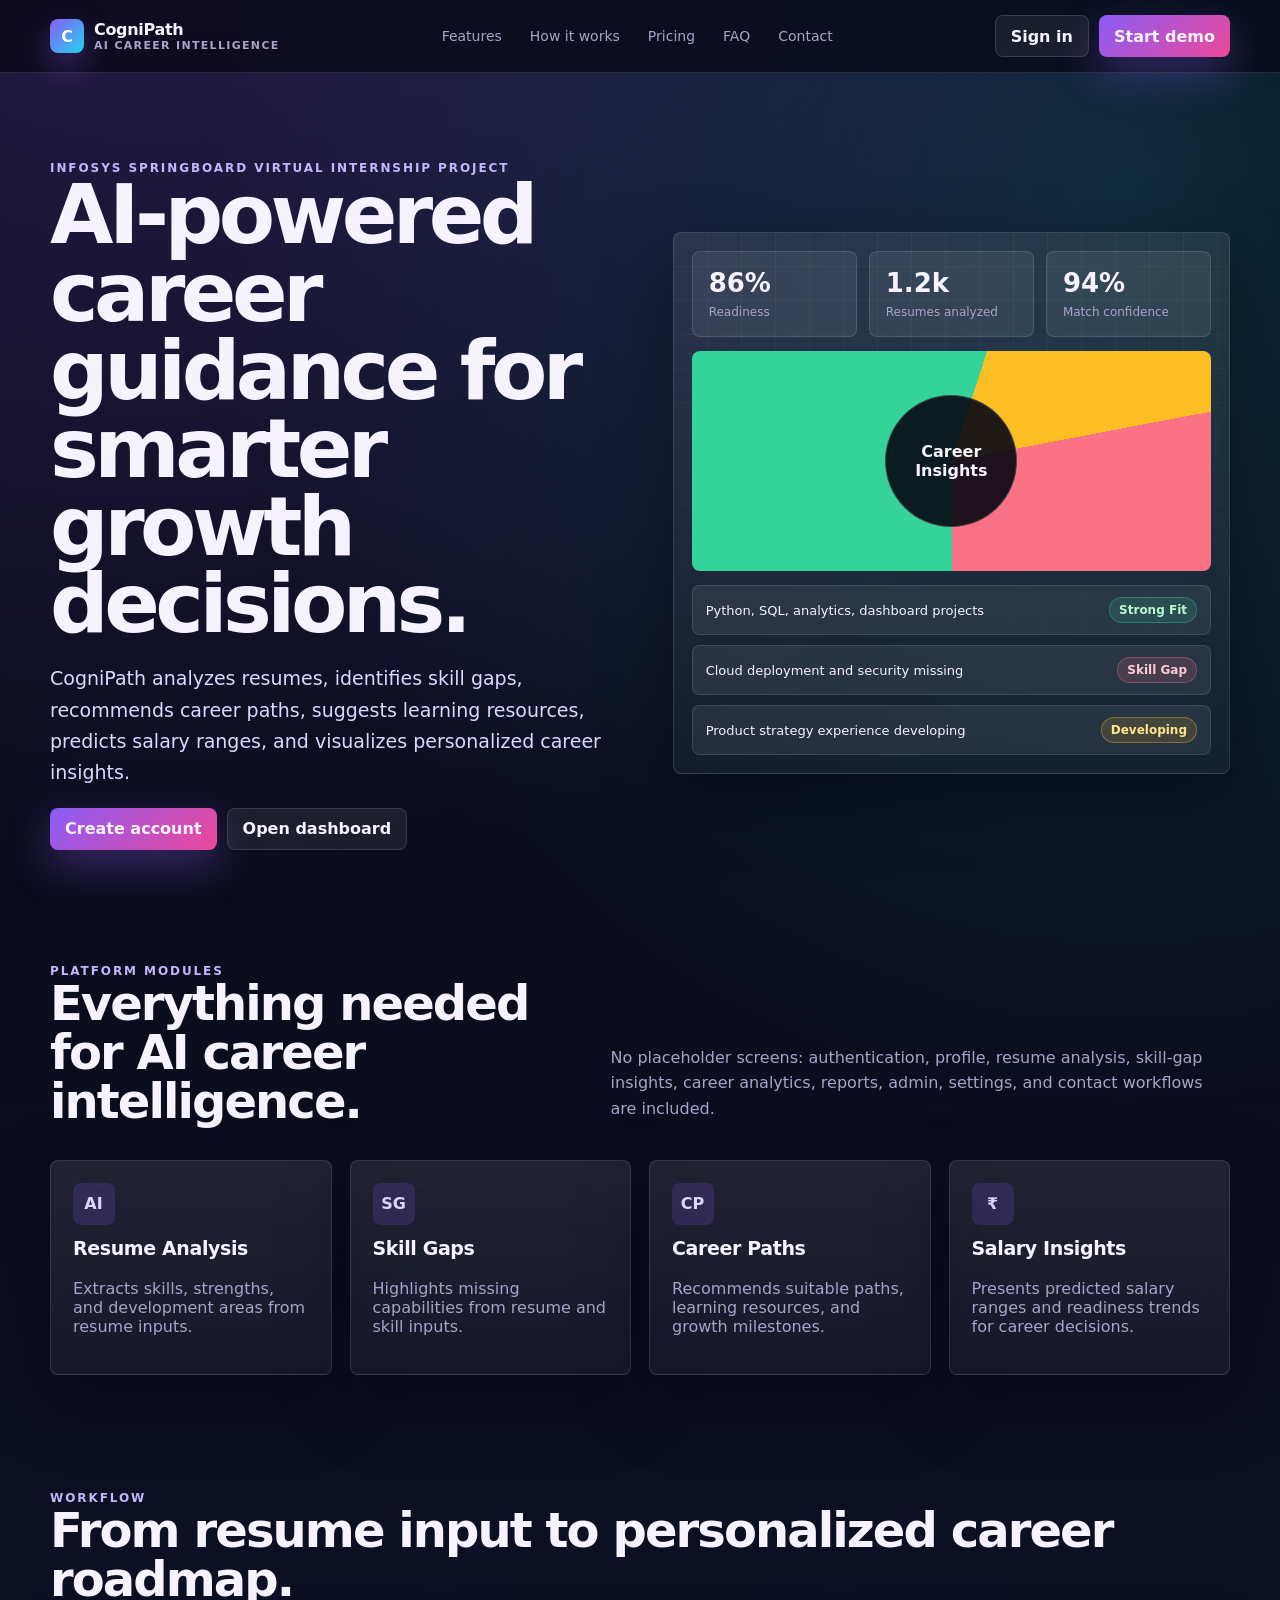
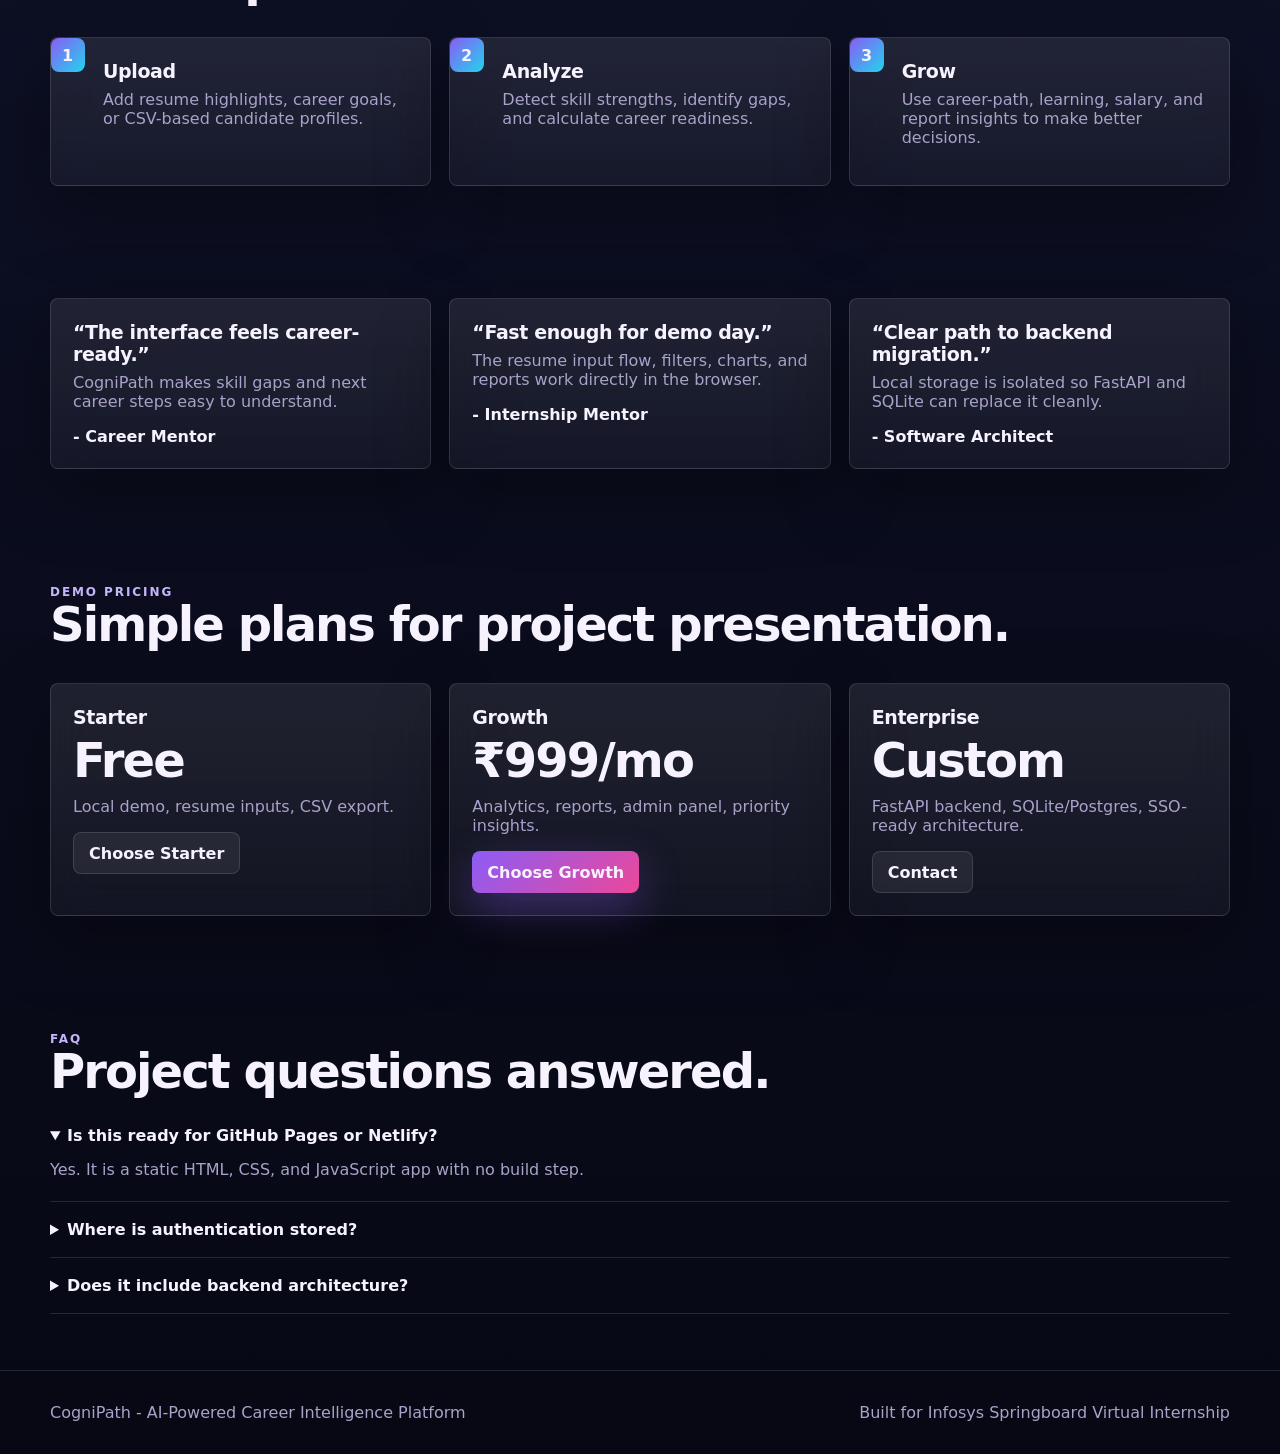
<file: index.html>
<!DOCTYPE html>
<html lang="en">
<head>
  <meta charset="UTF-8">
  <meta name="viewport" content="width=device-width, initial-scale=1.0">
  <title>CogniPath - AI-Powered Career Intelligence Platform</title>
  <link rel="stylesheet" href="css/style.css">
</head>
<body>
  <header class="site-header">
    <div class="shell nav">
      <a class="brand" href="index.html"><span class="brand-mark">C</span><span>CogniPath<small>AI Career Intelligence</small></span></a>
      <nav class="nav-links">
        <a href="#features">Features</a><a href="#how">How it works</a><a href="#pricing">Pricing</a><a href="#faq">FAQ</a><a href="contact.html">Contact</a>
      </nav>
      <div class="nav-actions"><a class="btn" href="login.html">Sign in</a><a class="btn primary" href="register.html">Start demo</a></div>
    </div>
  </header>

  <main>
    <section class="hero">
      <div class="shell hero-grid">
        <div>
          <span class="eyebrow">Infosys Springboard Virtual Internship Project</span>
          <h1>AI-powered career guidance for smarter growth decisions.</h1>
          <p class="lead">CogniPath analyzes resumes, identifies skill gaps, recommends career paths, suggests learning resources, predicts salary ranges, and visualizes personalized career insights.</p>
          <div class="nav-actions"><a class="btn primary" href="register.html">Create account</a><a class="btn" href="dashboard.html">Open dashboard</a></div>
        </div>
        <div class="hero-panel glass">
          <div class="mini-dashboard">
            <div class="metric-row">
              <div class="metric"><b>86%</b><span>Readiness</span></div>
              <div class="metric"><b>1.2k</b><span>Resumes analyzed</span></div>
              <div class="metric"><b>94%</b><span>Match confidence</span></div>
            </div>
            <div class="sentiment-orb"><div>Career<br>Insights</div></div>
            <div class="review-stream">
              <div class="review-chip"><span>Python, SQL, analytics, dashboard projects</span><span class="badge positive">Strong Fit</span></div>
              <div class="review-chip"><span>Cloud deployment and security missing</span><span class="badge negative">Skill Gap</span></div>
              <div class="review-chip"><span>Product strategy experience developing</span><span class="badge neutral">Developing</span></div>
            </div>
          </div>
        </div>
      </div>
    </section>

    <section class="section" id="features">
      <div class="shell">
        <div class="section-head"><div><span class="eyebrow">Platform Modules</span><h2>Everything needed for AI career intelligence.</h2></div><p>No placeholder screens: authentication, profile, resume analysis, skill-gap insights, career analytics, reports, admin, settings, and contact workflows are included.</p></div>
        <div class="grid four">
          <article class="glass card feature"><div class="symbol">AI</div><h3>Resume Analysis</h3><p class="muted">Extracts skills, strengths, and development areas from resume inputs.</p></article>
          <article class="glass card feature"><div class="symbol">SG</div><h3>Skill Gaps</h3><p class="muted">Highlights missing capabilities from resume and skill inputs.</p></article>
          <article class="glass card feature"><div class="symbol">CP</div><h3>Career Paths</h3><p class="muted">Recommends suitable paths, learning resources, and growth milestones.</p></article>
          <article class="glass card feature"><div class="symbol">₹</div><h3>Salary Insights</h3><p class="muted">Presents predicted salary ranges and readiness trends for career decisions.</p></article>
        </div>
      </div>
    </section>

    <section class="section" id="how">
      <div class="shell">
        <div class="section-head"><div><span class="eyebrow">Workflow</span><h2>From resume input to personalized career roadmap.</h2></div></div>
        <div class="grid three steps">
          <div class="glass card step"><h3>Upload</h3><p class="muted">Add resume highlights, career goals, or CSV-based candidate profiles.</p></div>
          <div class="glass card step"><h3>Analyze</h3><p class="muted">Detect skill strengths, identify gaps, and calculate career readiness.</p></div>
          <div class="glass card step"><h3>Grow</h3><p class="muted">Use career-path, learning, salary, and report insights to make better decisions.</p></div>
        </div>
      </div>
    </section>

    <section class="section">
      <div class="shell grid three">
        <article class="glass card"><h3>“The interface feels career-ready.”</h3><p class="muted">CogniPath makes skill gaps and next career steps easy to understand.</p><b>- Career Mentor</b></article>
        <article class="glass card"><h3>“Fast enough for demo day.”</h3><p class="muted">The resume input flow, filters, charts, and reports work directly in the browser.</p><b>- Internship Mentor</b></article>
        <article class="glass card"><h3>“Clear path to backend migration.”</h3><p class="muted">Local storage is isolated so FastAPI and SQLite can replace it cleanly.</p><b>- Software Architect</b></article>
      </div>
    </section>

    <section class="section" id="pricing">
      <div class="shell">
        <div class="section-head"><div><span class="eyebrow">Demo Pricing</span><h2>Simple plans for project presentation.</h2></div></div>
        <div class="grid three">
          <div class="glass card"><h3>Starter</h3><h2>Free</h2><p class="muted">Local demo, resume inputs, CSV export.</p><a class="btn" href="register.html">Choose Starter</a></div>
          <div class="glass card"><h3>Growth</h3><h2>₹999/mo</h2><p class="muted">Analytics, reports, admin panel, priority insights.</p><a class="btn primary" href="register.html">Choose Growth</a></div>
          <div class="glass card"><h3>Enterprise</h3><h2>Custom</h2><p class="muted">FastAPI backend, SQLite/Postgres, SSO-ready architecture.</p><a class="btn" href="contact.html">Contact</a></div>
        </div>
      </div>
    </section>

    <section class="section faq" id="faq">
      <div class="shell">
        <span class="eyebrow">FAQ</span><h2>Project questions answered.</h2>
        <details open><summary>Is this ready for GitHub Pages or Netlify?</summary><p>Yes. It is a static HTML, CSS, and JavaScript app with no build step.</p></details>
        <details><summary>Where is authentication stored?</summary><p>For the frontend demo, users and sessions are stored in localStorage. The code is organized for a future REST API migration.</p></details>
        <details><summary>Does it include backend architecture?</summary><p>The README includes FastAPI, SQLite, and REST API migration guidance for the next phase.</p></details>
      </div>
    </section>
  </main>
  <footer class="footer"><div class="shell"><span>CogniPath - AI-Powered Career Intelligence Platform</span><span>Built for Infosys Springboard Virtual Internship</span></div></footer>
  <script src="js/app.js"></script>
</body>
</html>
</file>
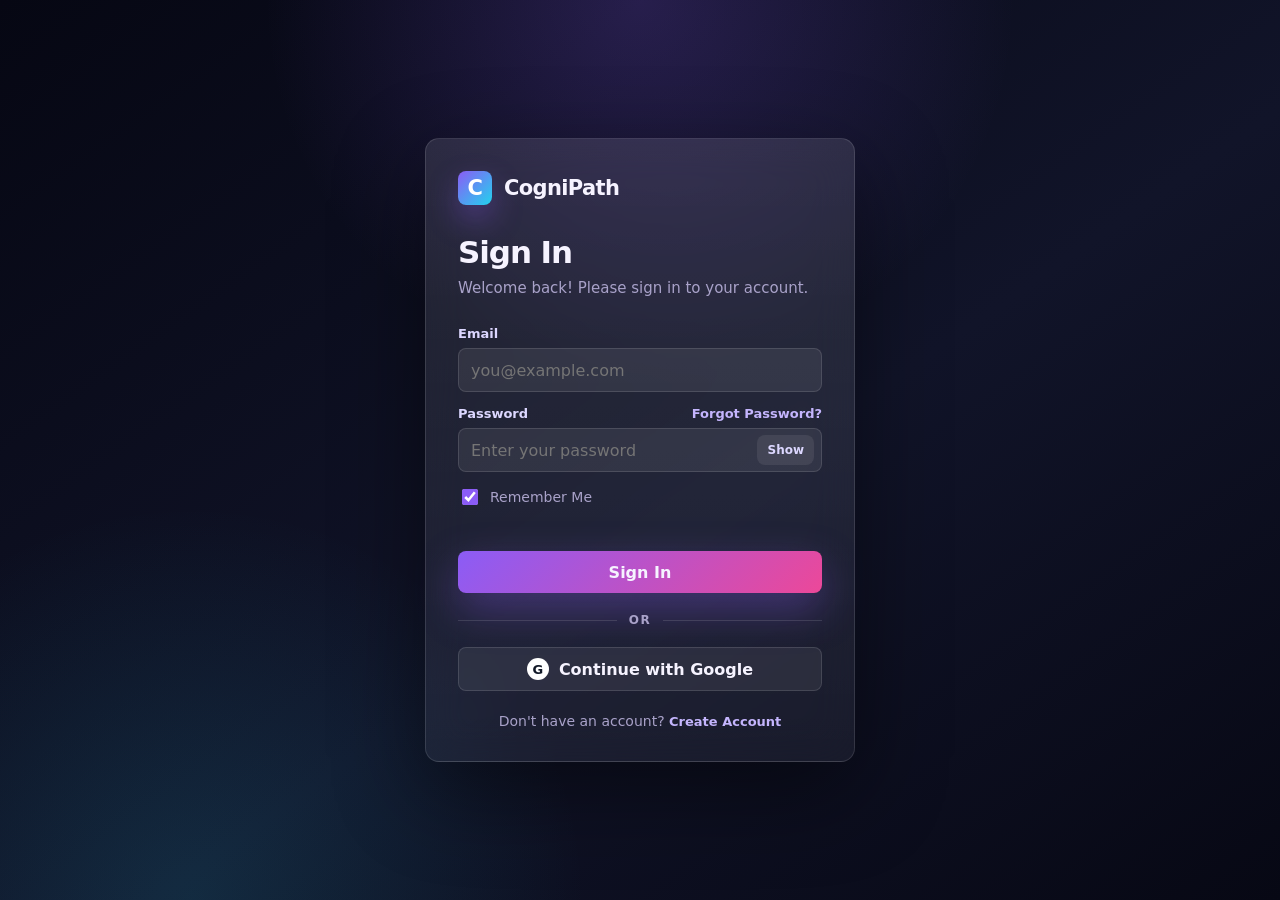
<file: admin.html>
<!DOCTYPE html><html lang="en"><head><meta charset="UTF-8"><meta name="viewport" content="width=device-width, initial-scale=1.0"><title>Admin - CogniPath</title><link rel="stylesheet" href="css/style.css"><link rel="stylesheet" href="css/dashboard.css"></head><body data-admin>
<header class="site-header"><div class="shell nav"><a class="brand" href="dashboard.html"><span class="brand-mark">C</span><span>CogniPath<small data-user-name>User</small></span></a><nav class="nav-links"><a data-nav href="dashboard.html">Dashboard</a><a data-nav href="profile.html">Profile</a><a data-nav href="analytics.html">Analytics</a><a data-nav href="reports.html">Reports</a><a data-nav href="admin.html">Admin</a><a data-nav href="settings.html">Settings</a><a data-nav href="contact.html">Contact</a></nav><button class="btn small" data-logout>Logout</button></div></header>
<div class="app-layout"><aside class="sidebar"><nav class="side-nav"><a data-nav href="admin.html">System Statistics</a><a href="#users">Manage Users</a></nav></aside><main class="main">
<div class="page-title"><div><span class="eyebrow">Admin Panel</span><h1>Manage users and reports</h1></div></div>
<section class="metric-row" data-admin-stats></section>
<section class="section" id="users"><div class="glass card"><h3>Manage Users</h3><div class="table-wrap"><table><thead><tr><th>Name</th><th>Email</th><th>Joined</th><th>Status</th><th>Action</th></tr></thead><tbody data-users-body></tbody></table></div></div></section>
<section class="grid two"><div class="glass card"><h3>View Reports</h3><p class="muted">Generated career report snapshots are stored locally for demo tracking.</p><a class="btn" href="reports.html">Open Reports</a></div><div class="glass card"><h3>System Statistics</h3><p class="muted">Frontend storage, authentication, resume analysis, and report generation are active.</p></div></section>
</main></div><script src="js/app.js"></script><script src="js/admin.js"></script></body></html>
</file>
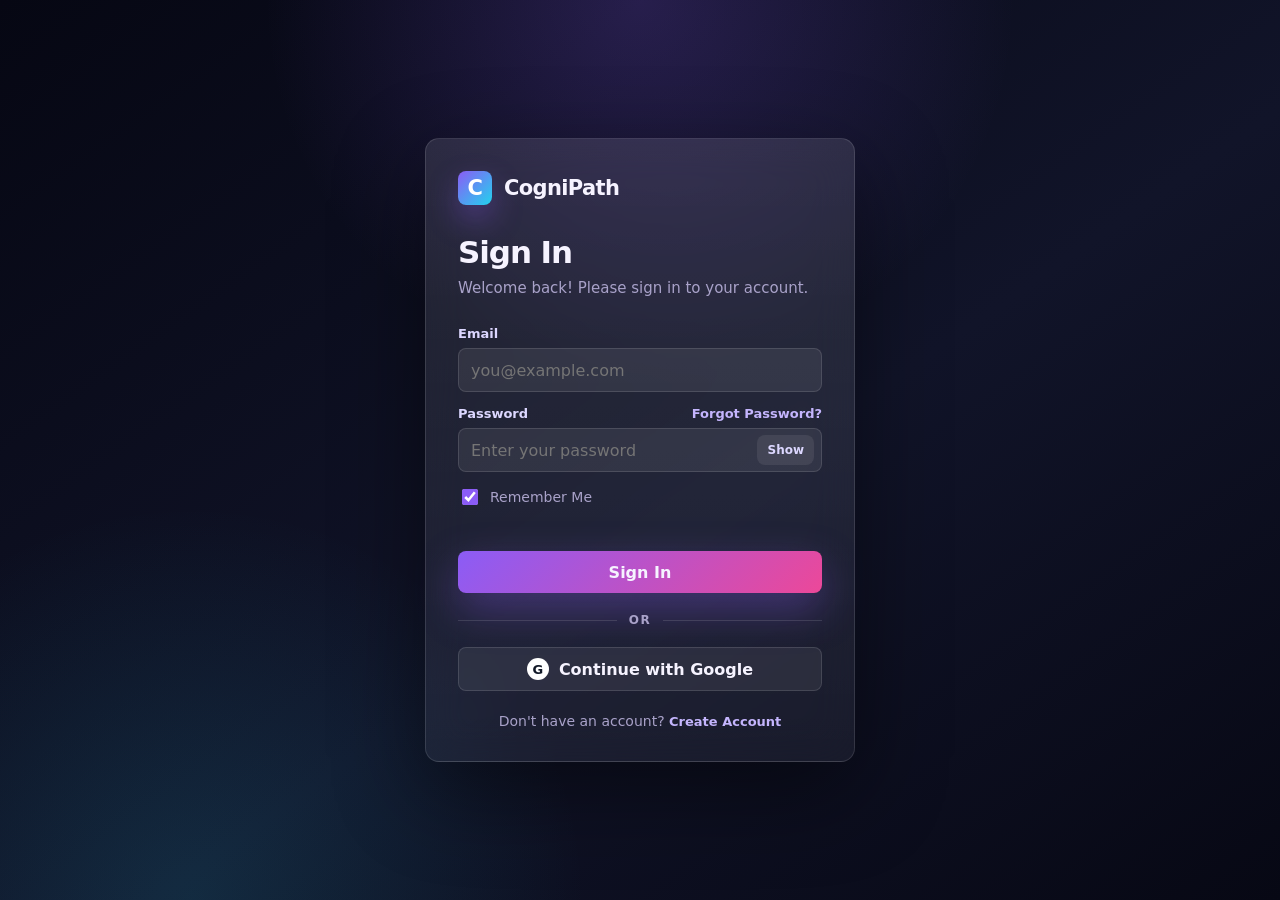
<file: analytics.html>
<!DOCTYPE html><html lang="en"><head><meta charset="UTF-8"><meta name="viewport" content="width=device-width, initial-scale=1.0"><title>Analytics - CogniPath</title><link rel="stylesheet" href="css/style.css"><link rel="stylesheet" href="css/dashboard.css"></head><body data-analytics>
<header class="site-header"><div class="shell nav"><a class="brand" href="dashboard.html"><span class="brand-mark">C</span><span>CogniPath<small data-user-name>User</small></span></a><nav class="nav-links"><a data-nav href="dashboard.html">Dashboard</a><a data-nav href="profile.html">Profile</a><a data-nav href="analytics.html">Analytics</a><a data-nav href="reports.html">Reports</a><a data-nav href="admin.html">Admin</a><a data-nav href="settings.html">Settings</a><a data-nav href="contact.html">Contact</a></nav><button class="btn small" data-logout>Logout</button></div></header>
<div class="app-layout"><aside class="sidebar"><nav class="side-nav"><a data-nav href="analytics.html">Charts</a><a href="#distribution">Distribution</a><a href="#trends">Monthly Trends</a></nav></aside><main class="main">
<div class="page-title"><div><span class="eyebrow">Analytics Dashboard</span><h1>Career trends, distribution, and history</h1></div></div>
<section class="grid three"><div class="glass card"><h3>Career Readiness Distribution</h3><canvas id="analyticsDonut" class="chart"></canvas></div><div class="glass card" id="distribution"><h3>Profile Source Bar Chart</h3><canvas id="sourceBars" class="chart"></canvas></div><div class="glass card" id="trends"><h3>Readiness History</h3><canvas id="trendLine" class="chart"></canvas></div></section>
<section class="section"><div class="glass card"><h3>Trend Analysis</h3><p class="lead" data-analytics-copy></p><p class="muted">The chart layer uses vanilla Canvas so the app remains dependency-free for GitHub Pages and Netlify.</p></div></section>
</main></div><script src="js/app.js"></script><script src="js/analytics.js"></script></body></html>
</file>
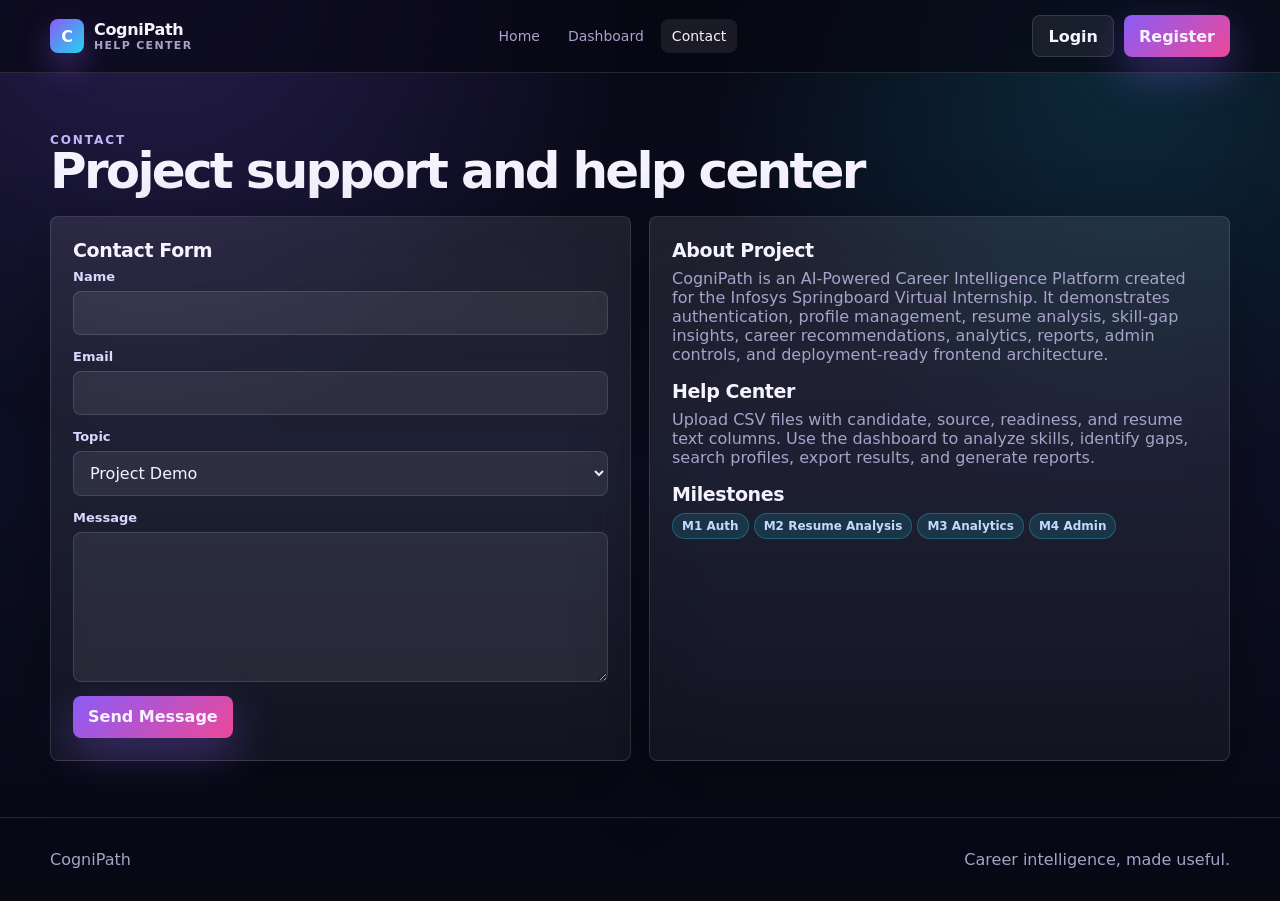
<file: contact.html>
<!DOCTYPE html><html lang="en"><head><meta charset="UTF-8"><meta name="viewport" content="width=device-width, initial-scale=1.0"><title>Contact - CogniPath</title><link rel="stylesheet" href="css/style.css"><link rel="stylesheet" href="css/dashboard.css"></head><body>
<header class="site-header"><div class="shell nav"><a class="brand" href="index.html"><span class="brand-mark">C</span><span>CogniPath<small>Help Center</small></span></a><nav class="nav-links"><a href="index.html">Home</a><a data-nav href="dashboard.html">Dashboard</a><a data-nav href="contact.html">Contact</a></nav><div class="nav-actions"><a class="btn" href="login.html">Login</a><a class="btn primary" href="register.html">Register</a></div></div></header>
<main class="shell section"><div class="page-title"><div><span class="eyebrow">Contact</span><h1>Project support and help center</h1></div></div><section class="grid two"><form class="glass card" onsubmit="event.preventDefault(); RS.toast('Message saved for demo support.'); this.reset();"><h3>Contact Form</h3><div class="field"><label>Name</label><input required></div><div class="field"><label>Email</label><input type="email" required></div><div class="field"><label>Topic</label><select><option>Project Demo</option><option>Backend Migration</option><option>Deployment</option><option>Support</option></select></div><div class="field"><label>Message</label><textarea required></textarea></div><button class="btn primary" type="submit">Send Message</button></form><div class="glass card"><h3>About Project</h3><p class="muted">CogniPath is an AI-Powered Career Intelligence Platform created for the Infosys Springboard Virtual Internship. It demonstrates authentication, profile management, resume analysis, skill-gap insights, career recommendations, analytics, reports, admin controls, and deployment-ready frontend architecture.</p><h3>Help Center</h3><p class="muted">Upload CSV files with candidate, source, readiness, and resume text columns. Use the dashboard to analyze skills, identify gaps, search profiles, export results, and generate reports.</p><h3>Milestones</h3><p><span class="badge info">M1 Auth</span> <span class="badge info">M2 Resume Analysis</span> <span class="badge info">M3 Analytics</span> <span class="badge info">M4 Admin</span></p></div></section></main>
<footer class="footer"><div class="shell"><span>CogniPath</span><span>Career intelligence, made useful.</span></div></footer><script src="js/app.js"></script></body></html>
</file>
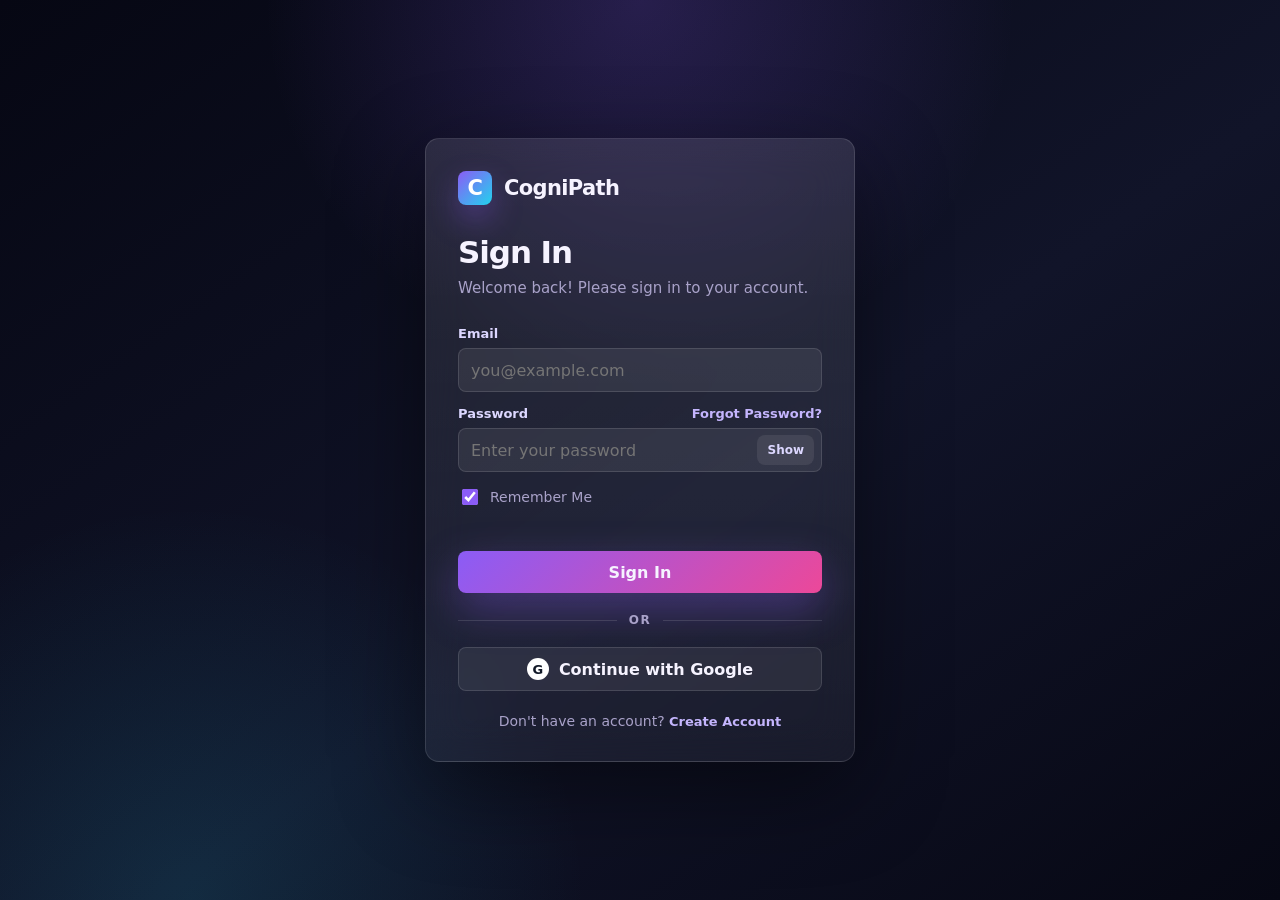
<file: dashboard.html>
<!DOCTYPE html><html lang="en"><head><meta charset="UTF-8"><meta name="viewport" content="width=device-width, initial-scale=1.0"><title>Dashboard - CogniPath</title><link rel="stylesheet" href="css/style.css"><link rel="stylesheet" href="css/dashboard.css"></head><body data-dashboard>
<header class="site-header"><div class="shell nav"><a class="brand" href="dashboard.html"><span class="brand-mark">C</span><span>CogniPath<small data-user-name>User</small></span></a><nav class="nav-links"><a data-nav href="dashboard.html">Dashboard</a><a data-nav href="profile.html">Profile</a><a data-nav href="analytics.html">Analytics</a><a data-nav href="reports.html">Reports</a><a data-nav href="admin.html">Admin</a><a data-nav href="settings.html">Settings</a><a data-nav href="contact.html">Contact</a></nav><button class="btn small" data-logout>Logout</button></div></header>
<div class="app-layout"><aside class="sidebar"><nav class="side-nav"><a data-nav href="dashboard.html">Overview</a><a href="#analysis">Resume Analysis</a><a href="#reviews">Search Profiles</a><a data-nav href="analytics.html">Career Insights</a></nav></aside><main class="main">
<div class="page-title"><div><span class="eyebrow">Main Dashboard</span><h1>Career intelligence command center</h1></div><button class="btn primary" data-export>Export Results</button></div>
<section class="grid four"><div class="glass card kpi"><span class="label">Career Inputs</span><span class="value" data-total>0</span><span class="delta">Live local dataset</span></div><div class="glass card kpi"><span class="label">Strong Fit</span><span class="value" data-positive>0</span><span class="delta">Profile strengths</span></div><div class="glass card kpi"><span class="label">Skill Gaps</span><span class="value" data-negative>0</span><span class="delta">Needs learning plan</span></div><div class="glass card kpi"><span class="label">Readiness</span><span class="value" data-satisfaction>0%</span><span class="delta">AI-derived score</span></div></section>
<section class="section grid two" id="analysis"><div class="glass card"><h3>Upload Resume CSV</h3><p class="muted">CSV format: candidate, source, readiness, resume text.</p><label class="drop-zone"><input data-csv type="file" accept=".csv" hidden><b>Choose CSV file</b><br><span class="hint">Profiles are analyzed immediately after upload.</span></label><br><h3>Paste Resume Highlights</h3><textarea data-paste class="field" placeholder="Paste skills, resume summary, or career goal - one profile per line"></textarea><button class="btn primary" data-analyze>Analyze Career Profile</button></div><div class="glass card"><h3>AI Career Insights</h3><canvas id="sentimentChart" class="chart"></canvas><p data-summary class="muted"></p><h3>Career Recommendations</h3><ul data-recommendations class="activity"></ul></div></section>
<section class="grid two"><div class="glass card"><h3>Top Strength Keywords</h3><div class="keyword-list" data-positive-keywords></div></div><div class="glass card"><h3>Top Skill-Gap Keywords</h3><div class="keyword-list" data-negative-keywords></div></div></section>
<section class="section" id="reviews"><div class="glass card"><div class="section-head"><div><span class="eyebrow">Search Career Inputs</span><h2>Filter, sort, paginate, export.</h2></div></div><div class="toolbar"><input data-search placeholder="Search profiles"><select data-filter><option>All</option><option>Strong Fit</option><option>Developing</option><option>Skill Gap</option></select></div><div class="table-wrap"><table><thead><tr><th data-sort="createdAt">Date</th><th data-sort="customer">Candidate</th><th data-sort="source">Source</th><th data-sort="rating">Readiness</th><th data-sort="sentiment">Fit Signal</th><th data-sort="confidence">Confidence</th><th>Resume / Career Input</th></tr></thead><tbody data-review-body></tbody></table></div><div class="pager"><span data-page-info></span><span><button class="btn small" data-prev>Prev</button> <button class="btn small" data-next>Next</button></span></div></div></section>
</main></div><script src="js/app.js"></script><script src="js/dashboard.js"></script></body></html>
</file>
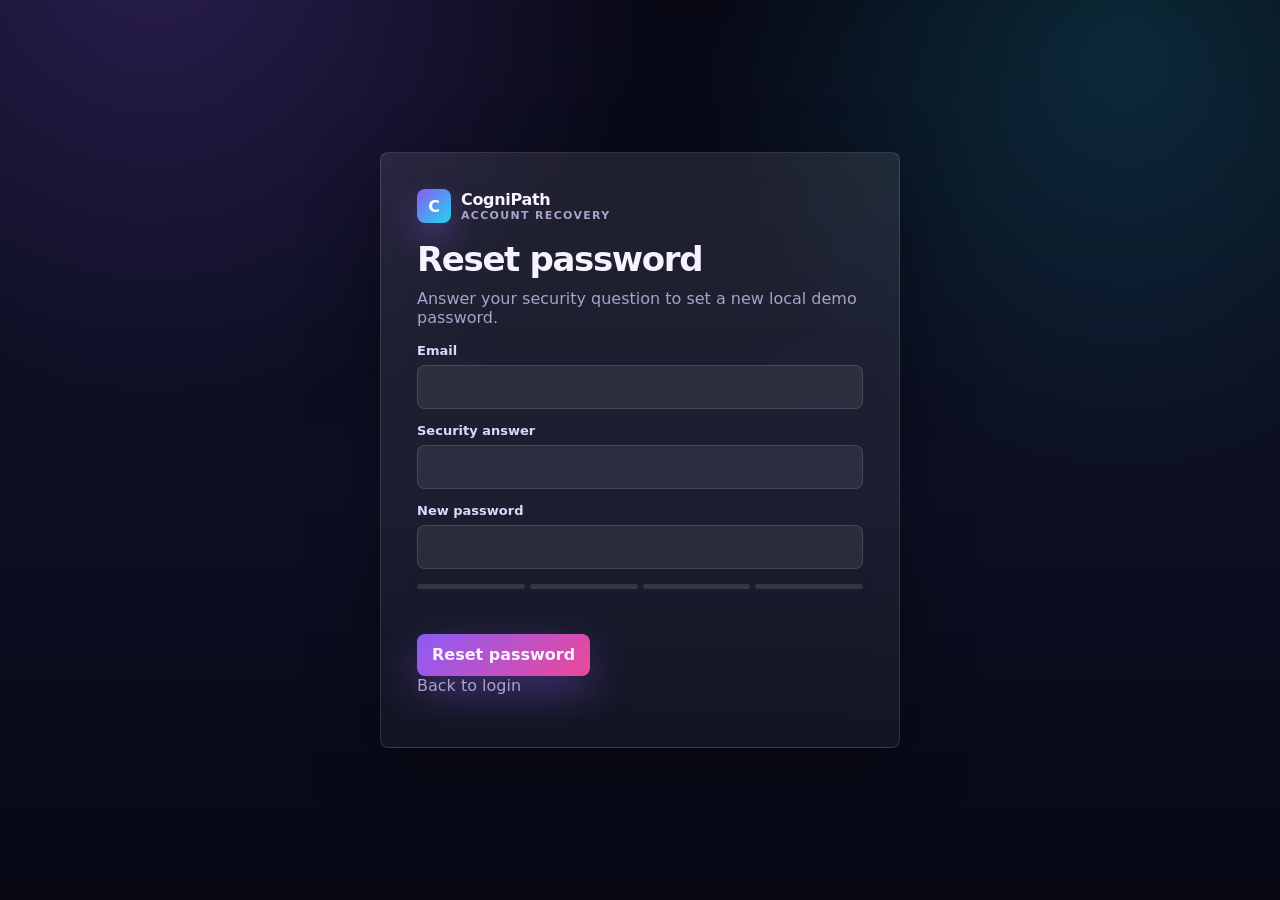
<file: forgot-password.html>
<!DOCTYPE html><html lang="en"><head><meta charset="UTF-8"><meta name="viewport" content="width=device-width, initial-scale=1.0"><title>Forgot Password - CogniPath</title><link rel="stylesheet" href="css/style.css"><link rel="stylesheet" href="css/auth.css"></head><body>
<main class="auth-page"><form class="auth-form glass" style="width:min(520px,100%)" data-forgot-form><a class="brand" href="index.html"><span class="brand-mark">C</span><span>CogniPath<small>Account Recovery</small></span></a><br><br><h2>Reset password</h2><p class="muted">Answer your security question to set a new local demo password.</p><div class="field"><label>Email</label><input name="email" type="email" required></div><div class="field"><label>Security answer</label><input name="answer" required></div><div class="field"><label>New password</label><input data-password name="password" type="password" required><div class="password-meter" data-score="0"><i></i><i></i><i></i><i></i></div></div><p class="error"></p><button class="btn primary" type="submit">Reset password</button><p class="muted"><a href="login.html">Back to login</a></p></form></main>
<script src="js/app.js"></script><script src="js/auth.js"></script></body></html>
</file>
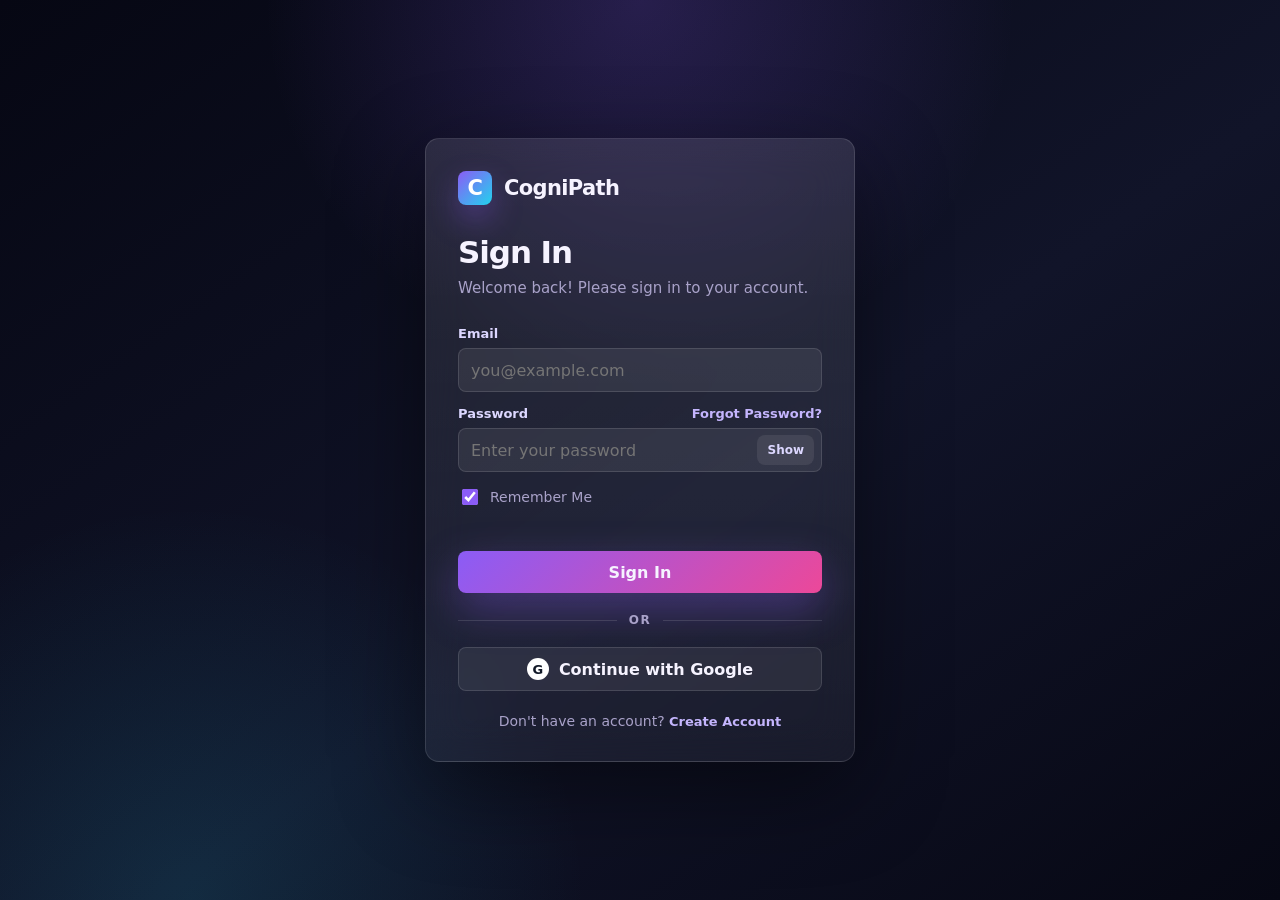
<file: login.html>
<!DOCTYPE html>
<html lang="en">
<head>
  <meta charset="UTF-8">
  <meta name="viewport" content="width=device-width, initial-scale=1.0">
  <title>Login - CogniPath</title>
  <link rel="stylesheet" href="css/style.css">
  <link rel="stylesheet" href="css/auth.css">
</head>
<body>
  <main class="login-screen">
    <form class="login-card glass" data-login-form>
      <a class="login-brand" href="index.html" aria-label="CogniPath home">
        <span class="brand-mark">C</span>
        <span>CogniPath</span>
      </a>

      <div class="login-heading">
        <h1>Sign In</h1>
        <p>Welcome back! Please sign in to your account.</p>
      </div>

      <div class="field">
        <label for="login-email">Email</label>
        <input id="login-email" name="email" type="email" autocomplete="email" required placeholder="you@example.com">
      </div>

      <div class="field">
        <div class="label-row">
          <label for="login-password">Password</label>
          <a href="forgot-password.html">Forgot Password?</a>
        </div>
        <div class="password-field">
          <input id="login-password" name="password" type="password" autocomplete="current-password" required placeholder="Enter your password">
          <button class="password-toggle" type="button" data-toggle-password aria-label="Show password">Show</button>
        </div>
      </div>

      <label class="remember-row">
        <input name="remember" type="checkbox" checked>
        <span>Remember Me</span>
      </label>

      <p class="error" role="alert"></p>

      <button class="btn primary login-submit" type="submit">Sign In</button>

      <div class="auth-divider"><span>OR</span></div>

      <button class="google-btn" type="button" data-google-login>
        <span aria-hidden="true">G</span>
        Continue with Google
      </button>

      <p class="auth-switch">Don't have an account? <a href="register.html">Create Account</a></p>
    </form>
  </main>
  <script src="js/app.js"></script>
  <script src="js/auth.js"></script>
</body>
</html>
</file>
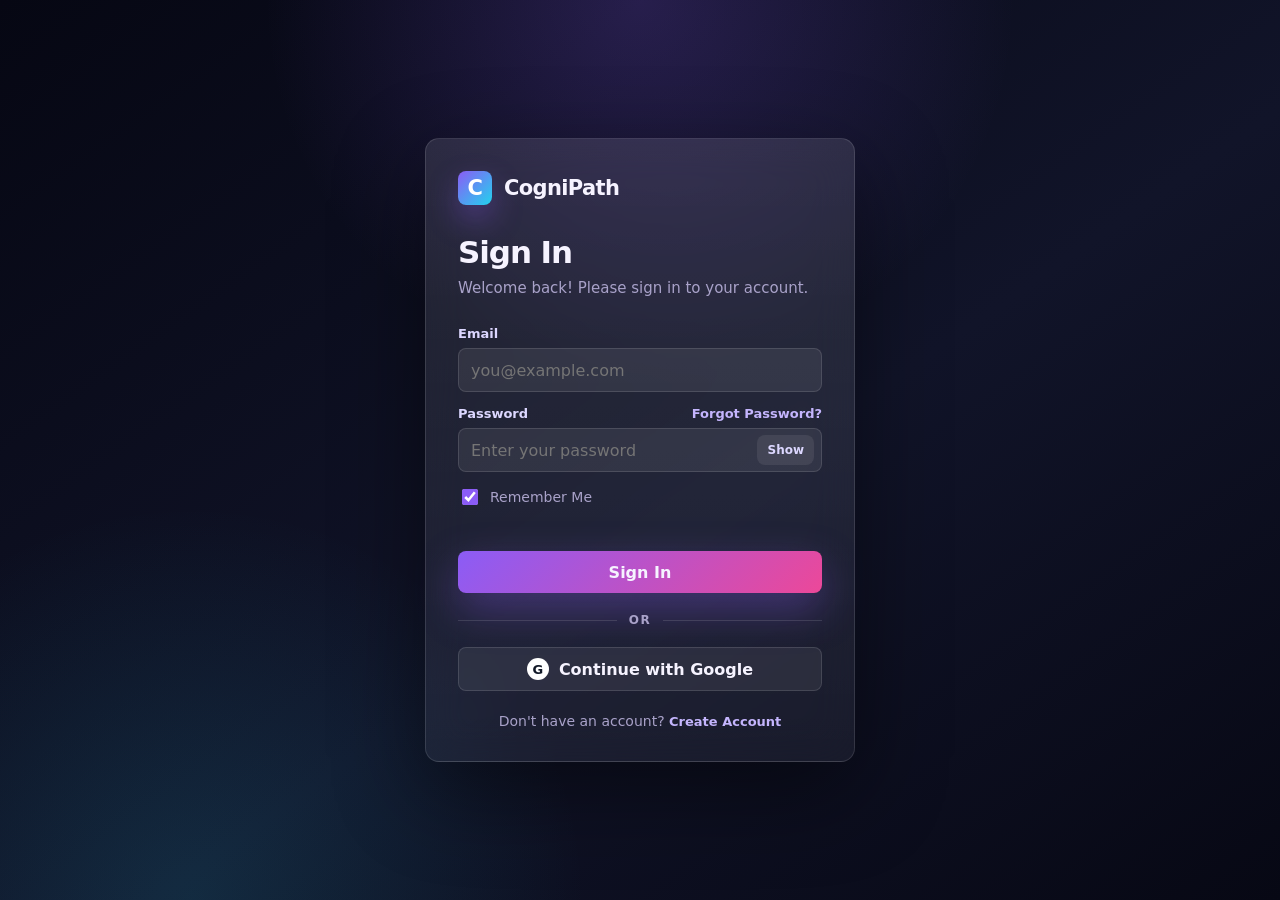
<file: profile.html>
<!DOCTYPE html><html lang="en"><head><meta charset="UTF-8"><meta name="viewport" content="width=device-width, initial-scale=1.0"><title>Profile - CogniPath</title><link rel="stylesheet" href="css/style.css"><link rel="stylesheet" href="css/dashboard.css"></head><body>
<header class="site-header"><div class="shell nav"><a class="brand" href="dashboard.html"><span class="brand-mark">C</span><span>CogniPath<small data-user-name>User</small></span></a><nav class="nav-links"><a data-nav href="dashboard.html">Dashboard</a><a data-nav href="profile.html">Profile</a><a data-nav href="analytics.html">Analytics</a><a data-nav href="reports.html">Reports</a><a data-nav href="admin.html">Admin</a><a data-nav href="settings.html">Settings</a><a data-nav href="contact.html">Contact</a></nav><button class="btn small" data-logout>Logout</button></div></header>
<div class="app-layout"><aside class="sidebar"><nav class="side-nav"><a data-nav href="profile.html">Edit Profile</a><a href="#security">Security</a><a href="#status">Account Status</a></nav></aside><main class="main">
<div class="page-title"><div><span class="eyebrow">User Profile</span><h1>Profile dashboard</h1></div></div>
<section class="grid two"><form class="glass card" data-profile-form><h3>Edit Profile</h3><div class="form-grid"><div class="field"><label>Name</label><input name="name"></div><div class="field"><label>Email</label><input name="email" disabled></div><div class="field"><label>Phone</label><input name="phone"></div><div class="field"><label>Location</label><input name="location"></div></div><div class="field"><label>Career Summary</label><textarea name="bio"></textarea></div><button class="btn primary" type="submit">Save Profile</button></form>
<div class="grid"><div class="glass card" id="status"><h3>Profile Completion</h3><div class="progress"><i data-completion style="width:0"></i></div><p class="muted" data-completion-text></p><h3>Account Status</h3><p><span class="badge positive">Active</span> <span class="badge info">Local Storage Session</span></p></div><form class="glass card" id="security" data-change-password><h3>Change Password</h3><div class="field"><label>Current password</label><input name="current" type="password" required></div><div class="field"><label>New password</label><input name="next" type="password" required></div><button class="btn" type="submit">Update Password</button><p class="hint">Security settings are demo-ready and isolated for backend migration.</p></form></div></section>
</main></div><script src="js/app.js"></script><script src="js/profile.js"></script></body></html>
</file>
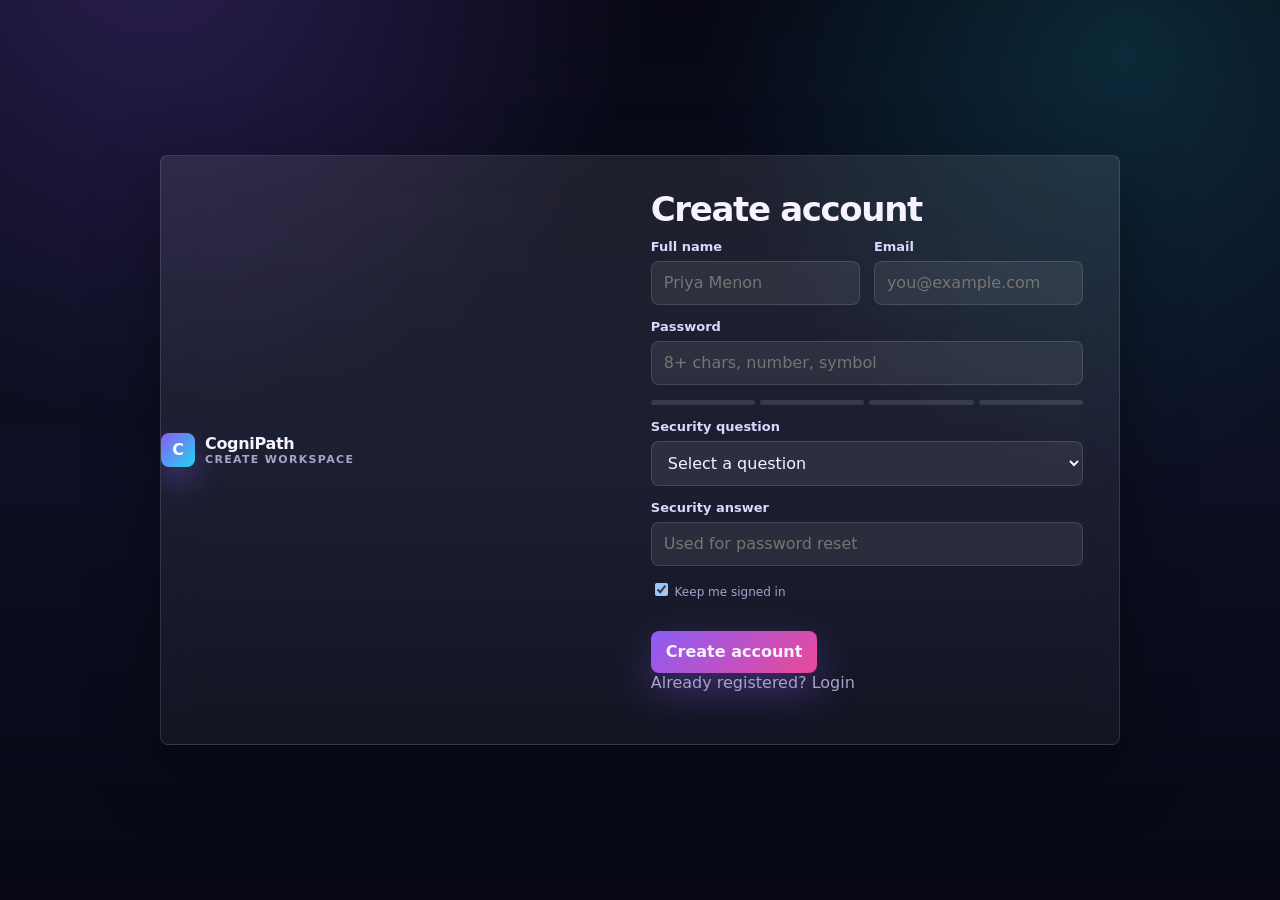
<file: register.html>
<!DOCTYPE html>
<html lang="en">
<head>
    <meta charset="UTF-8">
    <meta name="viewport" content="width=device-width, initial-scale=1.0">
    <title>Register - CogniPath</title>

    <link rel="stylesheet" href="css/style.css">
    <link rel="stylesheet" href="css/auth.css">
</head>
<body>

<main class="auth-page">
    <section class="auth-card glass">

        <a class="brand" href="index.html">
            <span class="brand-mark">C</span>
            <span>
                CogniPath
                <small>Create Workspace</small>
            </span>
        </a>

        <form class="auth-form" data-register-form>

            <h2>Create account</h2>

            <div class="form-grid">
                <div class="field">
                    <label>Full name</label>
                    <input
                        name="name"
                        required
                        placeholder="Priya Menon">
                </div>

                <div class="field">
                    <label>Email</label>
                    <input
                        name="email"
                        type="email"
                        required
                        placeholder="you@example.com">
                </div>
            </div>

            <div class="field">
                <label>Password</label>

                <input
                    data-password
                    name="password"
                    type="password"
                    required
                    placeholder="8+ chars, number, symbol">

                <div class="password-meter" data-score="0">
                    <i></i>
                    <i></i>
                    <i></i>
                    <i></i>
                </div>
            </div>

            <div class="field">
                <label>Security question</label>

                <select name="question" required>
                    <option value="">Select a question</option>
                    <option>What is your favorite project?</option>
                    <option>What city were you born in?</option>
                    <option>What was your first school?</option>
                </select>
            </div>

            <div class="field">
                <label>Security answer</label>
                <input
                    name="answer"
                    required
                    placeholder="Used for password reset">
            </div>

            <label class="hint">
                <input
                    name="remember"
                    type="checkbox"
                    checked>
                Keep me signed in
            </label>

            <p class="error"></p>

            <button class="btn primary" type="submit">
                Create account
            </button>

            <p class="muted">
                Already registered?
                <a href="login.html">Login</a>
            </p>

        </form>

    </section>
</main>

<script src="js/app.js"></script>
<script src="js/auth.js"></script>

</body>
</html>
</file>
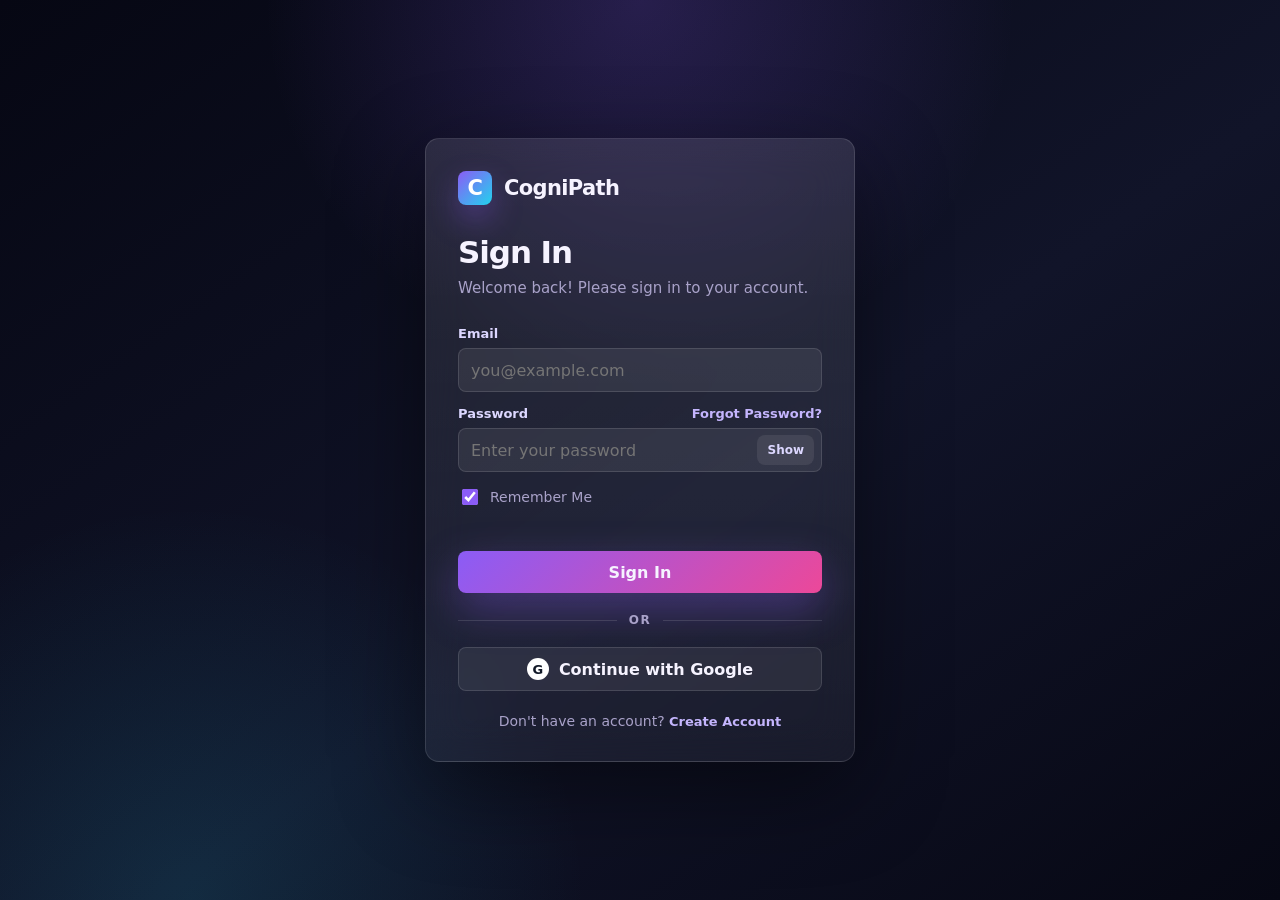
<file: reports.html>
<!DOCTYPE html><html lang="en"><head><meta charset="UTF-8"><meta name="viewport" content="width=device-width, initial-scale=1.0"><title>Reports - CogniPath</title><link rel="stylesheet" href="css/style.css"><link rel="stylesheet" href="css/dashboard.css"></head><body data-reports>
<header class="site-header"><div class="shell nav"><a class="brand" href="dashboard.html"><span class="brand-mark">C</span><span>CogniPath<small data-user-name>User</small></span></a><nav class="nav-links"><a data-nav href="dashboard.html">Dashboard</a><a data-nav href="profile.html">Profile</a><a data-nav href="analytics.html">Analytics</a><a data-nav href="reports.html">Reports</a><a data-nav href="admin.html">Admin</a><a data-nav href="settings.html">Settings</a><a data-nav href="contact.html">Contact</a></nav><button class="btn small no-print" data-logout>Logout</button></div></header>
<div class="app-layout"><aside class="sidebar no-print"><nav class="side-nav"><a data-nav href="reports.html">Generate Report</a><a href="#download">Download</a></nav></aside><main class="main">
<div class="page-title no-print"><div><span class="eyebrow">Reports</span><h1>Career intelligence report</h1></div><div class="nav-actions"><button class="btn" data-generate-report>Generate Report</button><button class="btn" data-download-csv>Download CSV</button><button class="btn primary" data-download-pdf>Download PDF</button></div></div>
<section class="glass card"><span class="eyebrow">Generated <span data-report-date></span></span><h2>AI-Powered Career Intelligence Report</h2><p class="lead" data-report-summary></p><div class="metric-row" data-report-kpis></div><h3>Career Recommendations</h3><ul class="activity" data-report-recs></ul><p class="muted">Use your browser print dialog to save this report as PDF.</p></section>
</main></div><script src="js/app.js"></script><script src="js/reports.js"></script></body></html>
</file>
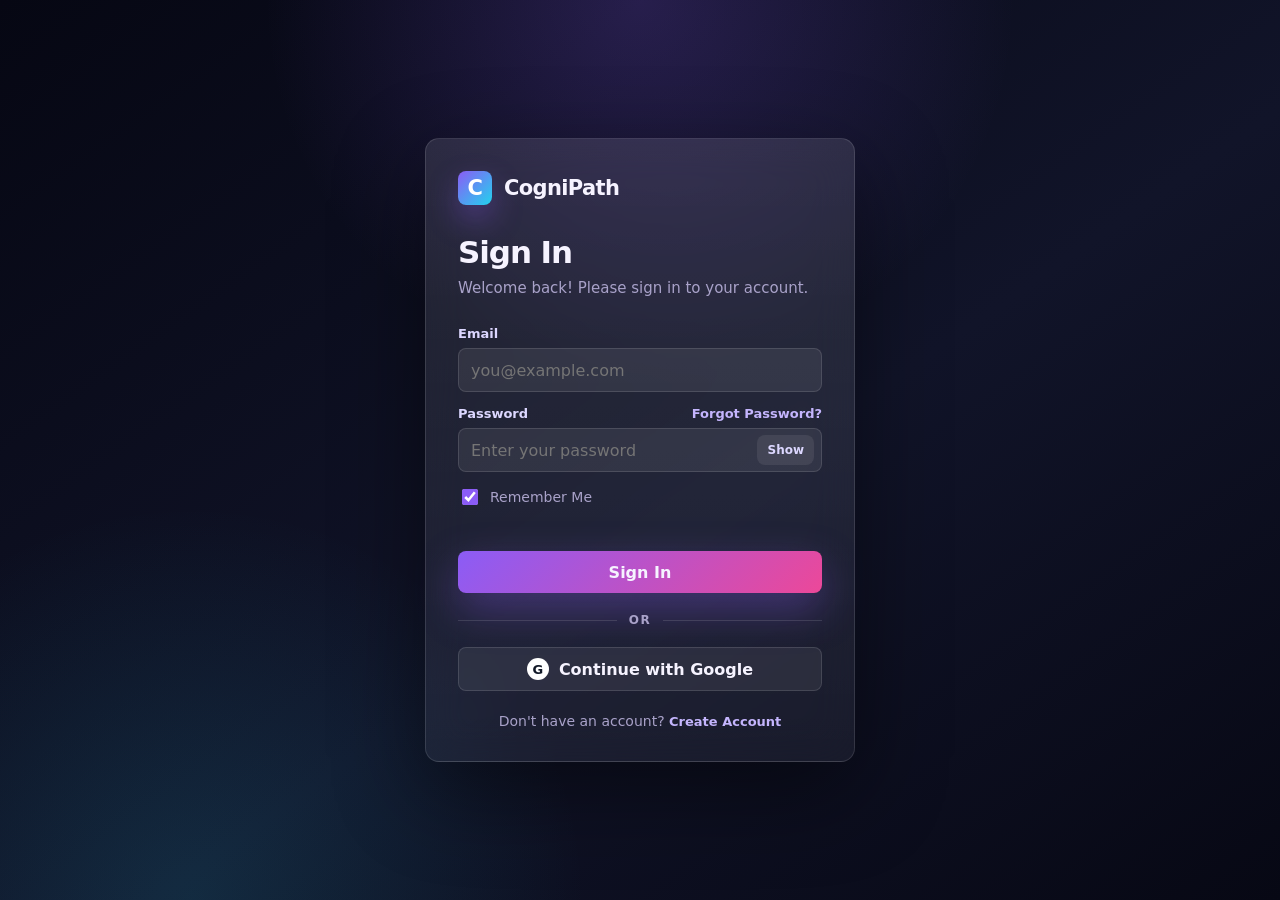
<file: settings.html>
<!DOCTYPE html><html lang="en"><head><meta charset="UTF-8"><meta name="viewport" content="width=device-width, initial-scale=1.0"><title>Settings - CogniPath</title><link rel="stylesheet" href="css/style.css"><link rel="stylesheet" href="css/dashboard.css"></head><body>
<header class="site-header"><div class="shell nav"><a class="brand" href="dashboard.html"><span class="brand-mark">C</span><span>CogniPath<small data-user-name>User</small></span></a><nav class="nav-links"><a data-nav href="dashboard.html">Dashboard</a><a data-nav href="profile.html">Profile</a><a data-nav href="analytics.html">Analytics</a><a data-nav href="reports.html">Reports</a><a data-nav href="admin.html">Admin</a><a data-nav href="settings.html">Settings</a><a data-nav href="contact.html">Contact</a></nav><button class="btn small" data-logout>Logout</button></div></header>
<div class="app-layout"><aside class="sidebar"><nav class="side-nav"><a data-nav href="settings.html">Preferences</a><a href="#security">Security</a><a href="#privacy">Privacy</a></nav></aside><main class="main">
<div class="page-title"><div><span class="eyebrow">Settings</span><h1>Workspace preferences</h1></div></div>
<form class="glass card" data-settings-form><div class="form-grid"><div class="field"><label>Theme</label><select name="theme"><option>Dark</option><option>System</option><option>High Contrast</option></select></div><div class="field"><label>Language</label><select name="language"><option>English</option><option>Hindi</option><option>Spanish</option><option>French</option></select></div><div class="field" id="privacy"><label>Privacy</label><select name="privacy"><option>Standard</option><option>Strict</option><option>Analytics Only</option></select></div><div class="field" id="security"><label>Security</label><input value="Local demo session with password validation" disabled></div></div><p><label><input type="checkbox" name="email"> Email notifications</label></p><p><label><input type="checkbox" name="product"> Product update notifications</label></p><button class="btn primary" type="submit">Save Settings</button></form>
</main></div><script src="js/app.js"></script><script src="js/settings.js"></script></body></html>
</file>
<file: css/style.css>
:root {
  color-scheme: dark;
  --bg: #070814;
  --panel: rgba(19, 22, 43, .72);
  --panel-2: rgba(28, 31, 58, .9);
  --line: rgba(255, 255, 255, .12);
  --text: #f6f3ff;
  --muted: #a9a2c9;
  --soft: #dcd7ff;
  --purple: #8b5cf6;
  --pink: #ec4899;
  --cyan: #22d3ee;
  --green: #34d399;
  --amber: #fbbf24;
  --red: #fb7185;
  --shadow: 0 24px 70px rgba(0, 0, 0, .35);
  --radius: 8px;
  --font: Inter, ui-sans-serif, system-ui, -apple-system, BlinkMacSystemFont, "Segoe UI", sans-serif;
}

* { box-sizing: border-box; }
html { scroll-behavior: smooth; }
body {
  margin: 0;
  min-height: 100vh;
  background:
    radial-gradient(circle at 12% -10%, rgba(139, 92, 246, .28), transparent 34%),
    radial-gradient(circle at 88% 6%, rgba(34, 211, 238, .16), transparent 30%),
    linear-gradient(180deg, #070814, #0d1024 52%, #070814);
  color: var(--text);
  font-family: var(--font);
  -webkit-font-smoothing: antialiased;
}

a { color: inherit; text-decoration: none; }
button, input, select, textarea { font: inherit; }
button { cursor: pointer; }
img { max-width: 100%; display: block; }

.shell { width: min(1180px, calc(100% - 32px)); margin: 0 auto; }
.site-header {
  position: sticky;
  top: 0;
  z-index: 20;
  backdrop-filter: blur(18px);
  background: rgba(7, 8, 20, .72);
  border-bottom: 1px solid var(--line);
}
.nav {
  min-height: 72px;
  display: flex;
  align-items: center;
  justify-content: space-between;
  gap: 18px;
}
.brand { display: inline-flex; align-items: center; gap: 10px; font-weight: 800; letter-spacing: -.02em; }
.brand-mark {
  width: 34px;
  height: 34px;
  border-radius: 8px;
  background: linear-gradient(135deg, var(--purple), var(--cyan));
  display: grid;
  place-items: center;
  color: white;
  box-shadow: 0 14px 30px rgba(139, 92, 246, .35);
}
.brand small { display: block; font-size: 11px; color: var(--muted); font-weight: 600; letter-spacing: .12em; text-transform: uppercase; }
.nav-links { display: flex; align-items: center; gap: 6px; flex-wrap: wrap; }
.nav-links a {
  color: var(--muted);
  padding: 9px 11px;
  border-radius: 8px;
  font-size: 14px;
  transition: .2s ease;
}
.nav-links a:hover, .nav-links a.active { color: var(--text); background: rgba(255, 255, 255, .08); }
.nav-actions { display: flex; align-items: center; gap: 10px; }

.btn {
  border: 1px solid var(--line);
  background: rgba(255, 255, 255, .07);
  color: var(--text);
  border-radius: 8px;
  min-height: 42px;
  padding: 0 15px;
  display: inline-flex;
  align-items: center;
  justify-content: center;
  gap: 8px;
  font-weight: 700;
  transition: transform .18s ease, background .18s ease, border-color .18s ease;
}
.btn:hover { transform: translateY(-1px); background: rgba(255, 255, 255, .11); border-color: rgba(255,255,255,.22); }
.btn.primary { border: 0; background: linear-gradient(135deg, var(--purple), var(--pink)); box-shadow: 0 16px 42px rgba(139, 92, 246, .35); }
.btn.success { border: 0; background: linear-gradient(135deg, #10b981, #22d3ee); }
.btn.danger { border-color: rgba(251, 113, 133, .45); color: #fecdd3; }
.btn.small { min-height: 34px; padding: 0 11px; font-size: 13px; }
.icon-btn { width: 42px; padding: 0; }

.glass {
  background: linear-gradient(180deg, rgba(255,255,255,.09), rgba(255,255,255,.045));
  border: 1px solid var(--line);
  border-radius: var(--radius);
  box-shadow: var(--shadow);
  backdrop-filter: blur(20px);
}
.card { padding: 22px; }
.grid { display: grid; gap: 18px; }
.grid.two { grid-template-columns: repeat(2, minmax(0, 1fr)); }
.grid.three { grid-template-columns: repeat(3, minmax(0, 1fr)); }
.grid.four { grid-template-columns: repeat(4, minmax(0, 1fr)); }

.hero { padding: 84px 0 54px; position: relative; overflow: hidden; }
.hero-grid { display: grid; grid-template-columns: 1fr .95fr; gap: 36px; align-items: center; }
.eyebrow {
  color: #c4b5fd;
  font-size: 12px;
  letter-spacing: .16em;
  text-transform: uppercase;
  font-weight: 800;
}
h1, h2, h3, p { margin-top: 0; }
h1 { font-size: clamp(42px, 7vw, 82px); line-height: .95; letter-spacing: -.055em; margin-bottom: 20px; }
h2 { font-size: clamp(28px, 4vw, 48px); line-height: 1.02; letter-spacing: -.04em; margin-bottom: 12px; }
h3 { font-size: 19px; margin-bottom: 8px; letter-spacing: -.02em; }
.lead { color: var(--soft); font-size: 19px; line-height: 1.65; max-width: 680px; }
.muted { color: var(--muted); }
.section { padding: 56px 0; }
.section-head { display: flex; justify-content: space-between; gap: 20px; align-items: end; margin-bottom: 22px; }
.section-head p { max-width: 640px; color: var(--muted); line-height: 1.6; }

.hero-panel { min-height: 520px; padding: 18px; position: relative; overflow: hidden; }
.hero-panel::before {
  content: "";
  position: absolute;
  inset: -1px;
  background:
    linear-gradient(rgba(255,255,255,.04) 1px, transparent 1px),
    linear-gradient(90deg, rgba(255,255,255,.04) 1px, transparent 1px);
  background-size: 34px 34px;
  mask-image: linear-gradient(to bottom, black, transparent 92%);
}
.mini-dashboard { position: relative; display: grid; gap: 14px; }
.metric-row { display: grid; grid-template-columns: repeat(3, 1fr); gap: 12px; }
.metric { padding: 16px; border-radius: 8px; background: rgba(255,255,255,.07); border: 1px solid var(--line); }
.metric b { display: block; font-size: 26px; margin-bottom: 3px; }
.metric span { color: var(--muted); font-size: 12px; }
.sentiment-orb {
  height: 220px;
  border-radius: 8px;
  background: conic-gradient(from 180deg, var(--green) 0 55%, var(--amber) 55% 72%, var(--red) 72% 100%);
  display: grid;
  place-items: center;
  animation: float 4.5s ease-in-out infinite;
}
.sentiment-orb div {
  width: 132px;
  height: 132px;
  border-radius: 50%;
  background: rgba(7, 8, 20, .9);
  border: 1px solid rgba(255,255,255,.18);
  display: grid;
  place-items: center;
  text-align: center;
  font-weight: 900;
}
@keyframes float { 50% { transform: translateY(-8px); } }
.review-stream { display: grid; gap: 10px; }
.review-chip {
  display: flex;
  align-items: center;
  justify-content: space-between;
  gap: 10px;
  padding: 11px 13px;
  border-radius: 8px;
  background: rgba(255,255,255,.075);
  border: 1px solid var(--line);
  font-size: 13px;
}
.badge { display: inline-flex; align-items: center; border-radius: 999px; padding: 5px 9px; font-size: 12px; font-weight: 800; border: 1px solid var(--line); }
.badge.positive { color: #bbf7d0; background: rgba(52, 211, 153, .14); border-color: rgba(52, 211, 153, .35); }
.badge.negative { color: #fecdd3; background: rgba(251, 113, 133, .14); border-color: rgba(251, 113, 133, .35); }
.badge.neutral { color: #fde68a; background: rgba(251, 191, 36, .13); border-color: rgba(251, 191, 36, .35); }
.badge.info { color: #bfdbfe; background: rgba(34, 211, 238, .12); border-color: rgba(34, 211, 238, .3); }

.feature { min-height: 190px; display: flex; flex-direction: column; gap: 12px; }
.feature .symbol {
  width: 42px;
  height: 42px;
  border-radius: 8px;
  display: grid;
  place-items: center;
  background: rgba(139, 92, 246, .18);
  color: #ddd6fe;
  font-weight: 900;
}
.steps { counter-reset: step; }
.step { position: relative; padding-left: 52px; }
.step::before {
  counter-increment: step;
  content: counter(step);
  position: absolute;
  left: 0;
  top: 0;
  width: 34px;
  height: 34px;
  border-radius: 8px;
  display: grid;
  place-items: center;
  background: linear-gradient(135deg, var(--purple), var(--cyan));
  font-weight: 900;
}

.app-layout { display: grid; grid-template-columns: 250px 1fr; min-height: calc(100vh - 72px); }
.sidebar { border-right: 1px solid var(--line); padding: 18px; background: rgba(7, 8, 20, .42); }
.side-nav { display: grid; gap: 5px; position: sticky; top: 90px; }
.side-nav a { padding: 11px 12px; border-radius: 8px; color: var(--muted); font-weight: 700; font-size: 14px; }
.side-nav a.active, .side-nav a:hover { background: rgba(255,255,255,.08); color: var(--text); }
.main { padding: 28px; min-width: 0; }
.page-title { display: flex; align-items: end; justify-content: space-between; gap: 18px; margin-bottom: 20px; }
.page-title h1 { font-size: clamp(30px, 4vw, 50px); margin: 0; }

.form-grid { display: grid; grid-template-columns: repeat(2, minmax(0, 1fr)); gap: 14px; }
.field { display: grid; gap: 7px; margin-bottom: 14px; }
.field label { color: var(--soft); font-size: 13px; font-weight: 800; }
.field input, .field select, .field textarea {
  width: 100%;
  color: var(--text);
  background: rgba(255,255,255,.075);
  border: 1px solid var(--line);
  border-radius: 8px;
  min-height: 44px;
  padding: 11px 12px;
  outline: none;
}
.field textarea { min-height: 150px; resize: vertical; }
.field input:focus, .field select:focus, .field textarea:focus { border-color: rgba(139, 92, 246, .72); box-shadow: 0 0 0 4px rgba(139, 92, 246, .16); }
.hint { font-size: 12px; color: var(--muted); }
.error { color: #fecdd3; font-size: 13px; min-height: 18px; }
.ok { color: #bbf7d0; }

.table-wrap { overflow: auto; border-radius: 8px; border: 1px solid var(--line); }
table { width: 100%; border-collapse: collapse; min-width: 760px; }
th, td { padding: 13px 14px; text-align: left; border-bottom: 1px solid var(--line); font-size: 14px; vertical-align: top; }
th { color: var(--soft); background: rgba(255,255,255,.055); cursor: pointer; white-space: nowrap; }
tr:hover td { background: rgba(255,255,255,.035); }

.toolbar { display: flex; flex-wrap: wrap; gap: 10px; align-items: center; margin-bottom: 14px; }
.toolbar input, .toolbar select {
  color: var(--text);
  background: rgba(255,255,255,.075);
  border: 1px solid var(--line);
  border-radius: 8px;
  min-height: 40px;
  padding: 0 11px;
}
.pager { display: flex; justify-content: space-between; align-items: center; gap: 12px; margin-top: 14px; color: var(--muted); }
.progress {
  height: 9px;
  border-radius: 999px;
  overflow: hidden;
  background: rgba(255,255,255,.08);
}
.progress i { display: block; height: 100%; background: linear-gradient(90deg, var(--purple), var(--cyan)); }

.chart { width: 100%; height: 300px; }
.toast {
  position: fixed;
  right: 18px;
  bottom: 18px;
  z-index: 50;
  display: grid;
  gap: 10px;
}
.toast div {
  padding: 12px 14px;
  border-radius: 8px;
  background: rgba(18, 22, 44, .94);
  border: 1px solid var(--line);
  box-shadow: var(--shadow);
}
.skeleton {
  position: relative;
  overflow: hidden;
  background: rgba(255,255,255,.08);
  border-radius: 8px;
}
.skeleton::after {
  content: "";
  position: absolute;
  inset: 0;
  transform: translateX(-100%);
  background: linear-gradient(90deg, transparent, rgba(255,255,255,.16), transparent);
  animation: shimmer 1.4s infinite;
}
@keyframes shimmer { to { transform: translateX(100%); } }

.faq details { padding: 18px 0; border-bottom: 1px solid var(--line); }
.faq summary { cursor: pointer; font-weight: 800; }
.faq p { color: var(--muted); line-height: 1.6; margin: 12px 0 0; }
.footer { padding: 32px 0; color: var(--muted); border-top: 1px solid var(--line); }
.footer .shell { display: flex; justify-content: space-between; gap: 18px; flex-wrap: wrap; }

@media (max-width: 980px) {
  .hero-grid, .grid.two, .grid.three, .grid.four, .app-layout { grid-template-columns: 1fr; }
  .sidebar { display: none; }
  .main { padding: 20px 16px; }
  .nav { align-items: flex-start; padding: 14px 0; }
  .nav, .nav-links, .nav-actions { flex-wrap: wrap; }
  .hero { padding-top: 48px; }
  .hero-panel { min-height: auto; }
  .form-grid { grid-template-columns: 1fr; }
}

@media print {
  .site-header, .sidebar, .no-print, .footer { display: none !important; }
  body { background: white; color: #111827; }
  .app-layout { display: block; }
  .glass { box-shadow: none; border: 1px solid #d1d5db; background: white; color: #111827; }
  .muted, .hint { color: #4b5563; }
}
</file>
<file: css/dashboard.css>
.kpi { display: grid; gap: 10px; min-height: 138px; }
.kpi .label { color: var(--muted); font-size: 13px; font-weight: 800; }
.kpi .value { font-size: 34px; font-weight: 900; letter-spacing: -.04em; }
.kpi .delta { color: #bbf7d0; font-size: 13px; }
.quick-actions { display: grid; grid-template-columns: repeat(2, 1fr); gap: 12px; }
.drop-zone {
  border: 1px dashed rgba(255,255,255,.28);
  background: rgba(255,255,255,.05);
  border-radius: 8px;
  padding: 22px;
  text-align: center;
}
.drop-zone.drag { border-color: var(--cyan); background: rgba(34,211,238,.1); }
.keyword-list { display: flex; flex-wrap: wrap; gap: 8px; }
.keyword-list span {
  padding: 8px 10px;
  border-radius: 999px;
  border: 1px solid var(--line);
  background: rgba(255,255,255,.07);
  font-weight: 800;
  font-size: 13px;
}
.activity { display: grid; gap: 12px; }
.activity li { list-style: none; display: flex; gap: 10px; color: var(--muted); }
.activity b { color: var(--text); }
</file>
<file: css/auth.css>
.auth-page {
  min-height: 100vh;
  display: grid;
  place-items: center;
  padding: 32px 16px;
}
.auth-card {
  width: min(960px, 100%);
  display: grid;
  grid-template-columns: .9fr 1fr;
  overflow: hidden;
}
.auth-art {
  padding: 36px;
  background:
    linear-gradient(135deg, rgba(139,92,246,.28), rgba(34,211,238,.1)),
    rgba(255,255,255,.04);
  display: flex;
  flex-direction: column;
  justify-content: space-between;
  min-height: 620px;
}
.auth-art h1 { font-size: 46px; }
.auth-art p { color: var(--soft); line-height: 1.7; }
.auth-form { padding: 36px; }
.auth-form h2 { font-size: 34px; }
.password-meter {
  display: grid;
  grid-template-columns: repeat(4, 1fr);
  gap: 5px;
  margin-top: 8px;
}
.password-meter i {
  height: 5px;
  border-radius: 99px;
  background: rgba(255,255,255,.12);
}
.password-meter[data-score="1"] i:nth-child(-n+1) { background: var(--red); }
.password-meter[data-score="2"] i:nth-child(-n+2) { background: var(--amber); }
.password-meter[data-score="3"] i:nth-child(-n+3) { background: var(--cyan); }
.password-meter[data-score="4"] i:nth-child(-n+4) { background: var(--green); }
@media (max-width: 820px) {
  .auth-card { grid-template-columns: 1fr; }
  .auth-art { min-height: auto; }
}

.login-screen {
  min-height: 100vh;
  display: grid;
  place-items: center;
  padding: 24px;
  background:
    radial-gradient(circle at 50% 0%, rgba(139, 92, 246, .22), transparent 34%),
    radial-gradient(circle at 15% 100%, rgba(34, 211, 238, .12), transparent 28%),
    linear-gradient(145deg, #060713 0%, #111429 56%, #070814 100%);
}

.login-card {
  width: min(430px, 100%);
  padding: 32px;
  border-radius: 14px;
  background: linear-gradient(180deg, rgba(255, 255, 255, .105), rgba(255, 255, 255, .052));
  box-shadow: 0 28px 90px rgba(0, 0, 0, .48);
}

.login-brand {
  display: inline-flex;
  align-items: center;
  gap: 12px;
  color: var(--text);
  font-size: 21px;
  font-weight: 850;
  letter-spacing: -.03em;
  margin-bottom: 30px;
}

.login-heading {
  margin-bottom: 26px;
}

.login-heading h1 {
  font-size: 31px;
  line-height: 1.1;
  letter-spacing: -.035em;
  margin-bottom: 8px;
}

.login-heading p {
  margin: 0;
  color: var(--muted);
  line-height: 1.55;
  font-size: 15px;
}

.label-row,
.remember-row {
  display: flex;
  align-items: center;
}

.label-row {
  justify-content: space-between;
  gap: 14px;
}

.label-row a,
.auth-switch a {
  color: #c4b5fd;
  font-size: 13px;
  font-weight: 800;
}

.label-row a:hover,
.auth-switch a:hover {
  color: #ffffff;
}

.password-field {
  position: relative;
}

.password-field input {
  padding-right: 70px;
}

.password-toggle {
  position: absolute;
  right: 8px;
  top: 50%;
  transform: translateY(-50%);
  min-height: 30px;
  padding: 0 10px;
  border: 0;
  border-radius: 8px;
  color: var(--soft);
  background: rgba(255, 255, 255, .08);
  font-size: 12px;
  font-weight: 800;
}

.password-toggle:hover {
  background: rgba(255, 255, 255, .14);
}

.remember-row {
  gap: 9px;
  color: var(--muted);
  font-size: 14px;
  margin: 4px 0 12px;
  width: fit-content;
}

.remember-row input {
  width: 16px;
  height: 16px;
  accent-color: var(--purple);
}

.login-submit,
.google-btn {
  width: 100%;
}

.auth-divider {
  display: flex;
  align-items: center;
  gap: 12px;
  color: var(--muted);
  font-size: 12px;
  font-weight: 900;
  letter-spacing: .12em;
  margin: 20px 0;
}

.auth-divider::before,
.auth-divider::after {
  content: "";
  height: 1px;
  flex: 1;
  background: var(--line);
}

.google-btn {
  min-height: 44px;
  border: 1px solid var(--line);
  border-radius: 8px;
  color: var(--text);
  background: rgba(255, 255, 255, .07);
  display: flex;
  align-items: center;
  justify-content: center;
  gap: 10px;
  font-weight: 800;
  transition: transform .18s ease, background .18s ease, border-color .18s ease;
}

.google-btn:hover {
  transform: translateY(-1px);
  background: rgba(255, 255, 255, .115);
  border-color: rgba(255, 255, 255, .22);
}

.google-btn span {
  width: 22px;
  height: 22px;
  border-radius: 50%;
  display: grid;
  place-items: center;
  background: #ffffff;
  color: #111827;
  font-size: 13px;
  font-weight: 900;
}

.auth-switch {
  margin: 22px 0 0;
  text-align: center;
  color: var(--muted);
  font-size: 14px;
}

@media (max-width: 520px) {
  .login-screen {
    padding: 16px;
  }

  .login-card {
    padding: 24px;
  }
}
</file>
